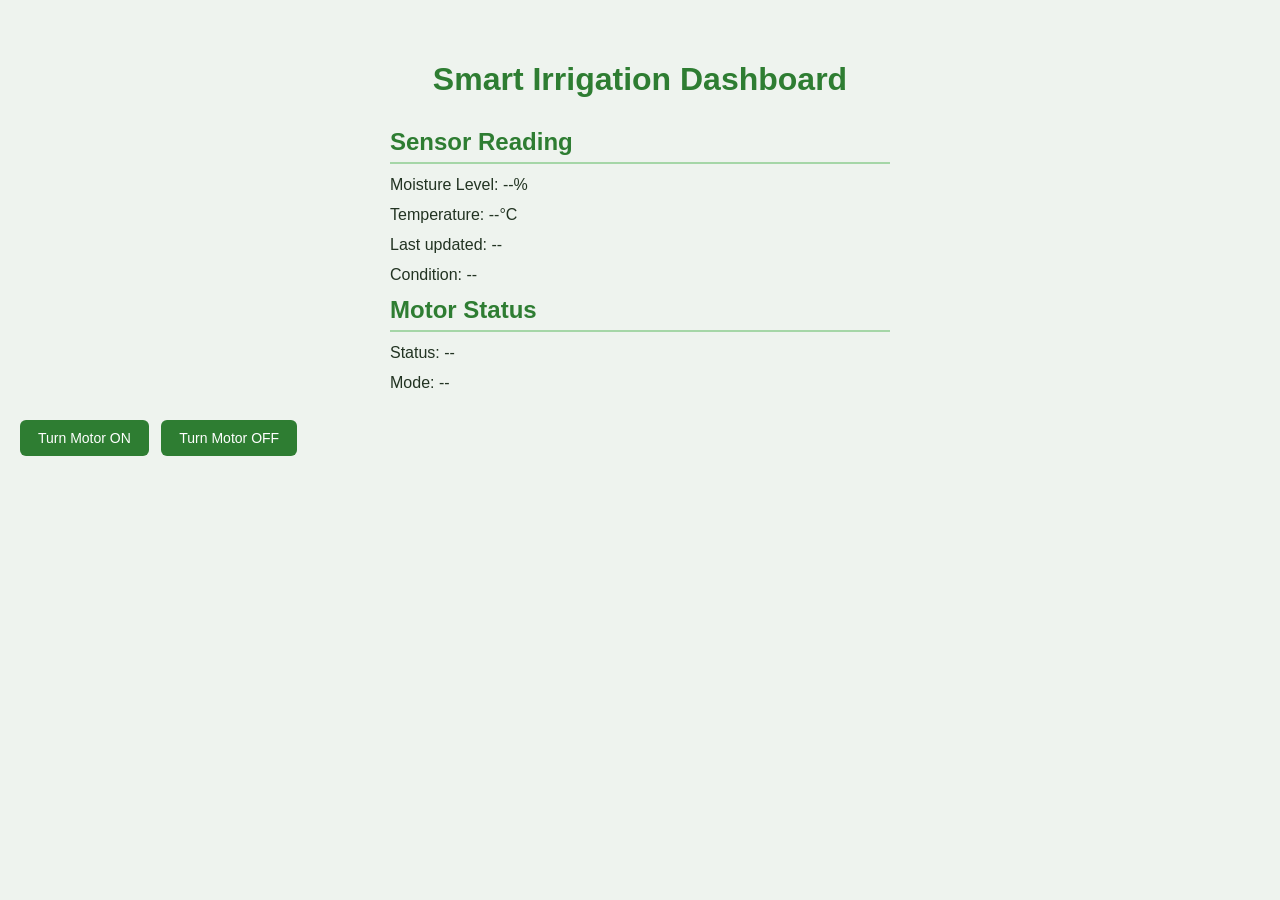
<file: index.html>
<!DOCTYPE html>
<html lang="en">
<head>
    <meta charset="UTF-8">
    <title>Dashboard - Smart Irrigation System</title>
    <link rel="stylesheet" href="css/style.css">
</head>
<body>
    <h1>Smart Irrigation Dashboard</h1>

    <h2>Sensor Reading</h2>
    <p>Moisture Level: <span id="moisture">--</span>%</p>
    <p>Temperature: <span id="temperature">--</span>°C</p>
    <p>Last updated: <span id="reading_time">--</span></p>
    <p>Condition: <span id="moisture_status">--</span></p>

    <h2>Motor Status</h2>
    <p>Status: <span id="motor_status">--</span></p>
    <p>Mode: <span id="motor_mode">--</span></p>

    <button id="motorOnBtn">Turn Motor ON</button>
    <button id="motorOffBtn">Turn Motor OFF</button>

    <script src="js/app.js"></script>
</body>
</html>
</file>
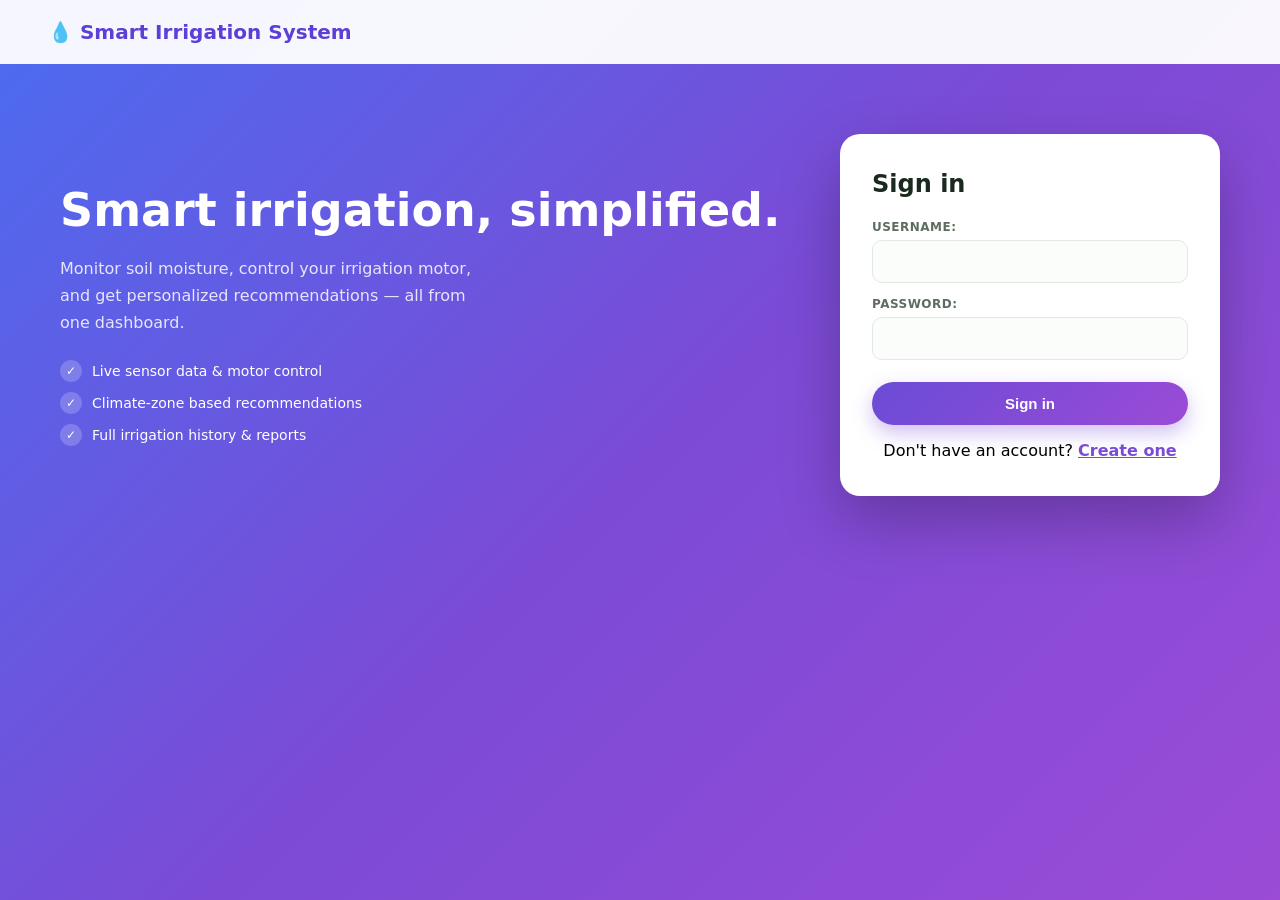
<file: auth.html>
<!DOCTYPE html>
<html lang="en">
<head>
    <meta charset="UTF-8">
    <title>Sign In / Sign Up - Smart Irrigation System</title>
    <style>
        * {
            box-sizing: border-box;
        }

        body {
            margin: 0;
            font-family: 'Segoe UI', system-ui, Arial, sans-serif;
            background: linear-gradient(135deg, #4b6cf0 0%, #7b4bd6 50%, #9b4bd6 100%);
            min-height: 100vh;
        }

        nav {
            display: flex;
            justify-content: space-between;
            align-items: center;
            padding: 20px 48px;
            background: rgba(255,255,255,0.95);
        }

        nav .logo {
            font-size: 20px;
            font-weight: 800;
            color: #5b3fd6;
            display: flex;
            align-items: center;
            gap: 8px;
        }

        .hero {
            display: flex;
            align-items: center;
            justify-content: space-between;
            flex-wrap: wrap;
            padding: 70px 60px;
            gap: 40px;
        }

        .hero-text {
            flex: 1;
            min-width: 300px;
            color: #fff;
        }

        .hero-text h1 {
            font-size: 46px;
            font-weight: 800;
            line-height: 1.15;
            margin: 0 0 18px;
        }

        .hero-text p {
            font-size: 16px;
            color: #e8e4fb;
            max-width: 420px;
            line-height: 1.7;
            margin: 0 0 10px;
        }

        .feature-list {
            margin-top: 24px;
            display: flex;
            flex-direction: column;
            gap: 10px;
        }

        .feature-list span {
            display: flex;
            align-items: center;
            gap: 10px;
            font-size: 14px;
            color: #fff;
        }

        .feature-list span::before {
            content: "✓";
            width: 22px;
            height: 22px;
            background: rgba(255,255,255,0.2);
            border-radius: 50%;
            display: flex;
            align-items: center;
            justify-content: center;
            font-size: 12px;
        }

        .auth-card {
            flex: 1;
            min-width: 320px;
            max-width: 380px;
            background: #fff;
            border-radius: 20px;
            padding: 36px 32px;
            box-shadow: 0 25px 60px rgba(0,0,0,0.25);
        }

        .auth-card h2 {
            font-size: 24px;
            font-weight: 700;
            color: #1b2a1e;
            margin: 0 0 22px;
        }

        label {
            display: block;
            margin-top: 14px;
            font-weight: 600;
            font-size: 12px;
            color: #5f6d61;
            text-transform: uppercase;
            letter-spacing: 0.04em;
        }

        input[type="text"], input[type="password"] {
            width: 100%;
            padding: 12px 14px;
            margin-top: 6px;
            border: 1.5px solid #e2e8e3;
            border-radius: 10px;
            font-size: 15px;
            background: #fbfdfb;
        }

        input:focus {
            outline: none;
            border-color: #7b4bd6;
            box-shadow: 0 0 0 3px #ece5fb;
        }

        button {
            width: 100%;
            background: linear-gradient(135deg, #6b4bd6, #9b4bd6);
            color: #fff;
            border: none;
            padding: 13px;
            border-radius: 30px;
            font-size: 15px;
            font-weight: 700;
            cursor: pointer;
            margin-top: 22px;
            box-shadow: 0 8px 20px rgba(123, 75, 214, 0.35);
        }

        button:hover { opacity: 0.92; }

        .toggle-links { text-align: center; margin-top: 16px; }
        .toggle-links a { color: #7b4bd6; cursor: pointer; font-weight: 600; text-decoration: underline; }
        .hidden { display: none; }
        .error-msg { color: #c0392b; font-size: 13px; margin-top: 6px; }
        .strength { font-size: 13px; margin-top: 4px; font-weight: bold; }

        @media (max-width: 800px) {
            .hero { padding: 40px 24px; }
            .hero-text h1 { font-size: 32px; }
        }
    </style>
</head>
<body>

    <nav>
        <div class="logo">💧 Smart Irrigation System</div>
    </nav>

    <div class="hero">
        <div class="hero-text">
            <h1>Smart irrigation, simplified.</h1>
            <p>Monitor soil moisture, control your irrigation motor, and get personalized recommendations — all from one dashboard.</p>
            <div class="feature-list">
                <span>Live sensor data & motor control</span>
                <span>Climate-zone based recommendations</span>
                <span>Full irrigation history & reports</span>
            </div>
        </div>

        <div class="auth-card">
            <form id="loginForm" action="php/login.php" method="POST">
                <h2>Sign in</h2>
                <label>Username:</label>
                <input type="text" name="username" required>

                <label>Password:</label>
                <input type="password" name="password" required>

                <button type="submit">Sign in</button>
                <div class="toggle-links">
                    Don't have an account? <a onclick="toggleForms()">Create one</a>
                </div>
            </form>

            <form id="signupForm" class="hidden" action="php/signup.php" method="POST" onsubmit="return validateSignup()">
                <h2>Create account</h2>
                <label>Username:</label>
                <input type="text" name="username" id="signupUsername" required>

                <label>Password:</label>
                <input type="password" name="password" id="signupPassword" required oninput="checkStrength()">
                <div class="strength" id="strengthLabel"></div>

                <label>Confirm password:</label>
                <input type="password" name="confirm_password" id="confirmPassword" required>
                <div class="error-msg" id="signupError"></div>

                <button type="submit">Create account</button>
                <div class="toggle-links">
                    Already have an account? <a onclick="toggleForms()">Sign in</a>
                </div>
            </form>
        </div>
    </div>

    <script>
        function toggleForms() {
            document.getElementById("loginForm").classList.toggle("hidden");
            document.getElementById("signupForm").classList.toggle("hidden");
        }

        function checkStrength() {
            const password = document.getElementById("signupPassword").value;
            const label = document.getElementById("strengthLabel");

            if (password.length === 0) {
                label.textContent = "";
            } else if (password.length < 6) {
                label.textContent = "Weak (min 6 characters)";
                label.style.color = "#c0392b";
            } else if (password.length < 10) {
                label.textContent = "Medium strength";
                label.style.color = "#f9a825";
            } else {
                label.textContent = "Strong";
                label.style.color = "#2e7d32";
            }
        }

        function validateSignup() {
            const password = document.getElementById("signupPassword").value;
            const confirm = document.getElementById("confirmPassword").value;
            const errorEl = document.getElementById("signupError");

            if (password.length < 6) {
                errorEl.textContent = "Password must be at least 6 characters.";
                return false;
            }
            if (password !== confirm) {
                errorEl.textContent = "Passwords do not match.";
                return false;
            }
            errorEl.textContent = "";
            return true;
        }
    </script>

</body>
</html>
</file>
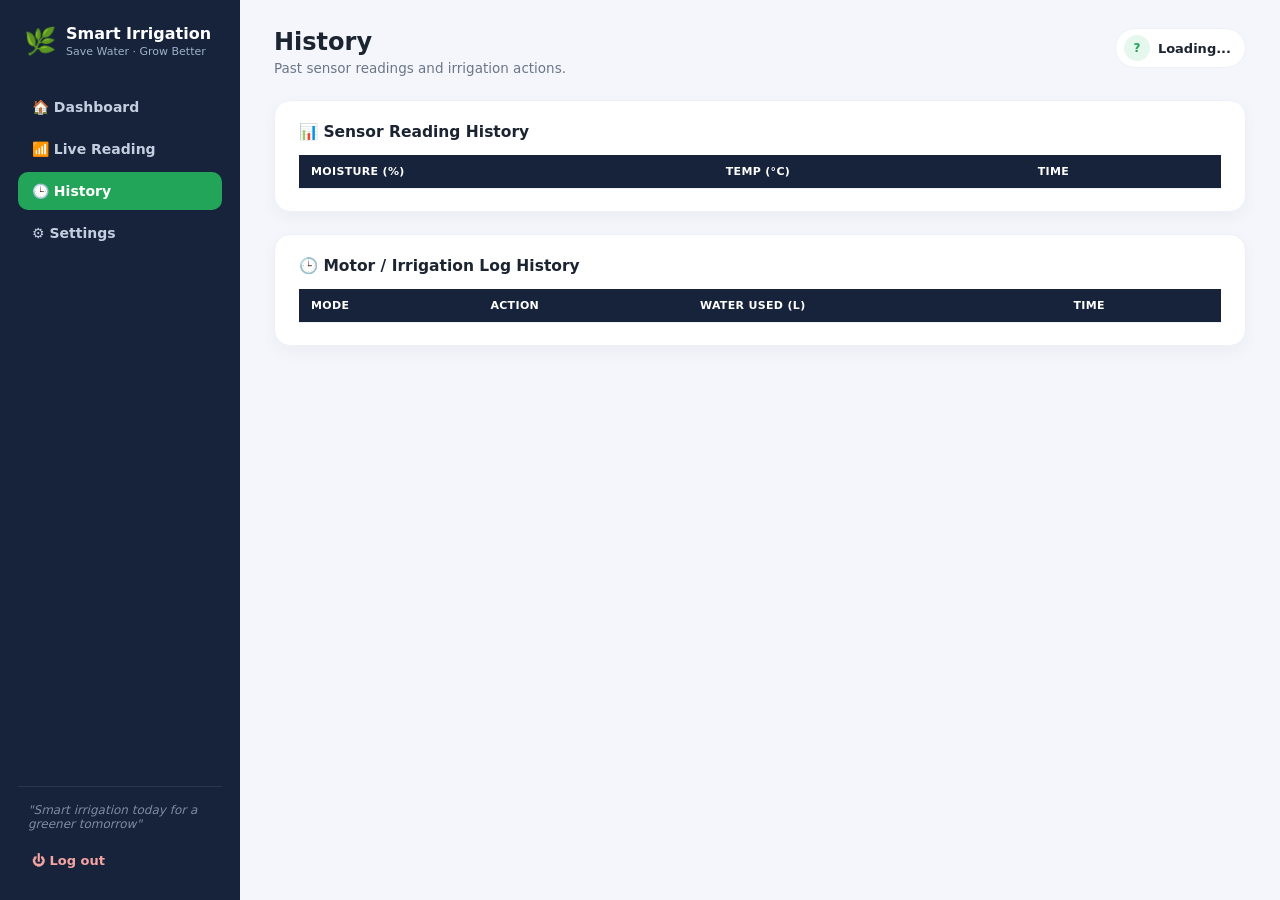
<file: history.html>
<!DOCTYPE html>
<html lang="en">
<head>
    <meta charset="UTF-8">
    <title>History - Smart Irrigation System</title>
    <link rel="stylesheet" href="css/theme.css">
</head>
<body data-page="history">

    <div class="app-layout">
        <div id="sidebarMount"></div>

        <div class="main-area">

            <div class="topbar">
                <div>
                    <h2>History</h2>
                    <p class="subtitle">Past sensor readings and irrigation actions.</p>
                </div>
                <div class="topbar-right">
                    <div class="user-chip">
                        <span class="avatar" id="avatarInitial">?</span>
                        <span id="topUserName">Loading...</span>
                    </div>
                </div>
            </div>

            <div class="panel">
                <h3>📊 Sensor Reading History</h3>
                <table>
                    <thead><tr><th>Moisture (%)</th><th>Temp (°C)</th><th>Time</th></tr></thead>
                    <tbody id="sensorTableBody"></tbody>
                </table>
            </div>

            <div class="panel">
                <h3>🕒 Motor / Irrigation Log History</h3>
                <table>
                    <thead><tr><th>Mode</th><th>Action</th><th>Water Used (L)</th><th>Time</th></tr></thead>
                    <tbody id="logTableBody"></tbody>
                </table>
            </div>

        </div>
    </div>

    <script src="js/layout.js"></script>
    <script>
        function loadHistory() {
            fetch("php/report.php")
                .then(res => res.json())
                .then(data => {
                    const sensorBody = document.getElementById("sensorTableBody");
                    sensorBody.innerHTML = "";
                    data.sensor_readings.forEach(row => {
                        const tr = document.createElement("tr");
                        tr.innerHTML = `<td>${row.moisture_level}</td><td>${row.temperature}</td><td>${row.reading_time}</td>`;
                        sensorBody.appendChild(tr);
                    });

                    const logBody = document.getElementById("logTableBody");
                    logBody.innerHTML = "";
                    data.irrigation_logs.forEach(row => {
                        const tr = document.createElement("tr");
                        tr.innerHTML = `<td>${row.mode}</td><td>${row.action}</td><td>${row.water_used_litres ?? "-"}</td><td>${row.action_time}</td>`;
                        logBody.appendChild(tr);
                    });
                })
                .catch(err => console.error("History load error:", err));
        }

        loadHistory();
    </script>

</body>
</html>
</file>
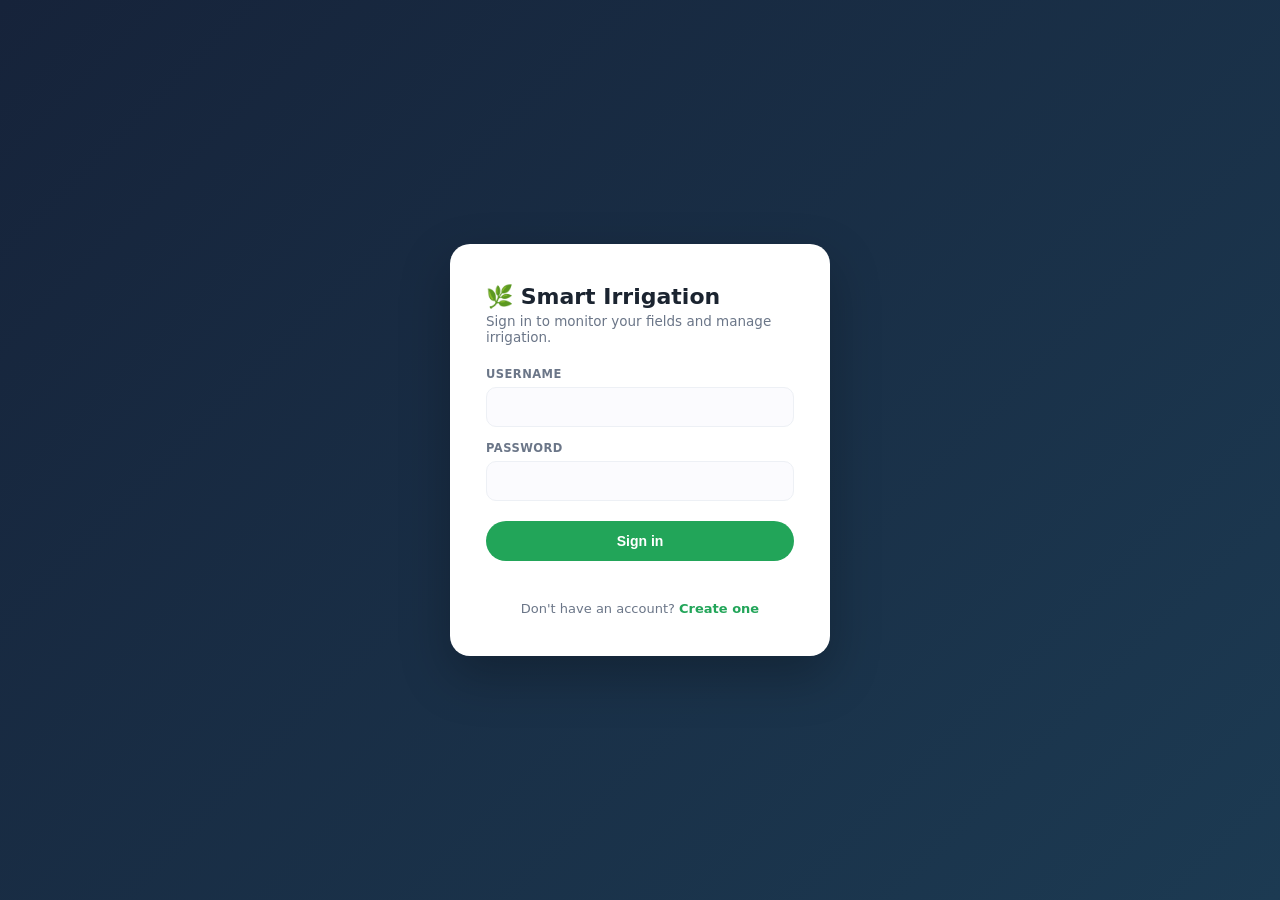
<file: home.html>
<!DOCTYPE html>
<html lang="en">
<head>
    <meta charset="UTF-8">
    <title>Sign In / Sign Up - Smart Irrigation System</title>
    <link rel="stylesheet" href="css/theme.css">
</head>
<body>

    <div class="auth-wrap">
        <div class="auth-card">

            <div id="loginForm">
                <h2>🌿 Smart Irrigation</h2>
                <p class="sub">Sign in to monitor your fields and manage irrigation.</p>

                <form id="loginFormEl" action="php/login.php" method="POST">
                    <label>Username</label>
                    <input type="text" name="username" required>

                    <label>Password</label>
                    <input type="password" name="password" required>

                    <button type="submit">Sign in</button>
                </form>
                <div class="form-msg" id="loginMsg"></div>

                <div class="auth-toggle">
                    Don't have an account? <a href="#" onclick="toggleForms(); return false;">Create one</a>
                </div>
            </div>

            <div id="signupForm" class="hidden">
                <h2>Create Account</h2>
                <p class="sub">Set up an account to start monitoring your fields.</p>

                <form id="signupFormEl" action="php/signup.php" method="POST">
                    <label>Username</label>
                    <input type="text" name="username" required>

                    <label>Password</label>
                    <input type="password" name="password" required minlength="6">

                    <label>Confirm Password</label>
                    <input type="password" name="confirm_password" required minlength="6">

                    <button type="submit">Sign up</button>
                </form>
                <div class="form-msg" id="signupMsg"></div>

                <div class="auth-toggle">
                    Already have an account? <a href="#" onclick="toggleForms(); return false;">Sign in</a>
                </div>
            </div>

        </div>
    </div>

    <script>
        function toggleForms() {
            document.getElementById("loginForm").classList.toggle("hidden");
            document.getElementById("signupForm").classList.toggle("hidden");
        }

        // Submit via fetch so we can show inline errors instead of a raw PHP echo page
        function wireAjaxForm(formId, msgId) {
            const form = document.getElementById(formId);
            form.addEventListener("submit", function (e) {
                e.preventDefault();
                const msgEl = document.getElementById(msgId);
                msgEl.textContent = "";

                fetch(form.action, { method: "POST", body: new FormData(form) })
                    .then(res => res.json())
                    .then(data => {
                        if (data.success) {
                            window.location.href = data.redirect;
                        } else {
                            msgEl.textContent = data.message;
                        }
                    })
                    .catch(() => { msgEl.textContent = "Something went wrong. Please try again."; });
            });
        }

        wireAjaxForm("loginFormEl", "loginMsg");
        wireAjaxForm("signupFormEl", "signupMsg");
    </script>

</body>
</html>
</file>
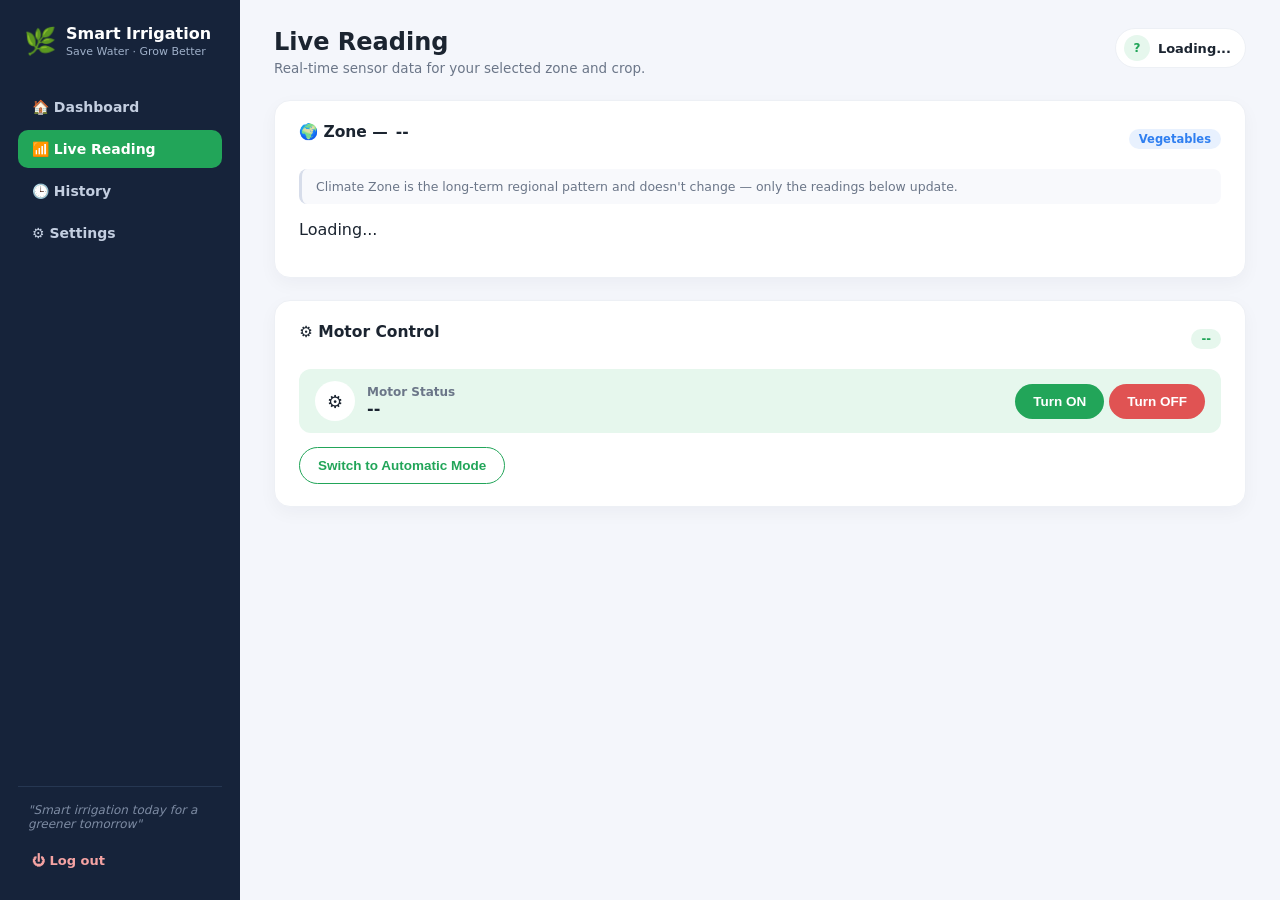
<file: live-reading.html>
<!DOCTYPE html>
<html lang="en">
<head>
    <meta charset="UTF-8">
    <title>Live Reading - Smart Irrigation System</title>
    <link rel="stylesheet" href="css/theme.css">
</head>
<body data-page="live-reading">

    <div class="app-layout">
        <div id="sidebarMount"></div>

        <div class="main-area">

            <div class="topbar">
                <div>
                    <h2>Live Reading</h2>
                    <p class="subtitle">Real-time sensor data for your selected zone and crop.</p>
                </div>
                <div class="topbar-right">
                    <div class="user-chip">
                        <span class="avatar" id="avatarInitial">?</span>
                        <span id="topUserName">Loading...</span>
                    </div>
                </div>
            </div>

            <div class="panel">
                <div class="panel-row">
                    <h3>🌍 Zone — <span id="zoneNameHeader">--</span></h3>
                    <span class="pill pill-blue" id="cropBadge">--</span>
                </div>
                <p class="disclaimer" style="margin-top:0;">
                    Climate Zone is the long-term regional pattern and doesn't change — only the readings below update.
                </p>

                <div id="sensorDetailList"><p>Loading...</p></div>
            </div>

            <div class="panel">
                <div class="panel-row">
                    <h3>⚙️ Motor Control</h3>
                    <span class="pill pill-green" id="modeBadge2">--</span>
                </div>
                <div id="decisionBannerWrap2"></div>

                <div class="motor-row" id="motorRow2">
                    <div class="motor-left">
                        <div class="motor-icon">⚙️</div>
                        <div class="motor-text">
                            <div class="title">Motor Status</div>
                            <div class="state" id="motorStateText2">--</div>
                        </div>
                    </div>
                    <div>
                        <button id="motorOnBtn2">Turn ON</button>
                        <button id="motorOffBtn2" class="btn-danger">Turn OFF</button>
                    </div>
                </div>

                <button id="modeToggleBtn2" class="btn-outline" style="margin-top:14px;">Switch to Automatic Mode</button>
            </div>

        </div>
    </div>

    <script src="js/layout.js"></script>
    <script>
        function getZoneId() { return new URLSearchParams(window.location.search).get("zone_id") || "3"; }
        function getCropId() { return new URLSearchParams(window.location.search).get("crop_id") || "1"; }
        const cropNames = { "1": "Vegetables", "2": "Wheat", "3": "Rice", "4": "Cotton", "5": "Fruit Trees" };

        let currentMotorMode = "manual";

        function updateModeUI2() {
            const onBtn = document.getElementById("motorOnBtn2");
            const offBtn = document.getElementById("motorOffBtn2");
            const toggleBtn = document.getElementById("modeToggleBtn2");

            if (currentMotorMode === "auto") {
                onBtn.style.display = "none";
                offBtn.style.display = "none";
                toggleBtn.textContent = "Switch to Manual Mode";
            } else {
                onBtn.style.display = "inline-block";
                offBtn.style.display = "inline-block";
                toggleBtn.textContent = "Switch to Automatic Mode";
            }
        }

        function loadDashboard() {
            const zoneId = getZoneId();
            const cropId = getCropId();
            document.getElementById("cropBadge").textContent = cropNames[cropId] || "No crop set";

            fetch("php/dashboard-data.php?zone_id=" + zoneId + "&crop_id=" + cropId)
                .then(res => res.json())
                .then(data => {
                    if (data.error) {
                        document.getElementById("sensorDetailList").innerHTML = '<div class="disclaimer">' + data.error + '</div>';
                        return;
                    }

                    document.getElementById("zoneNameHeader").textContent = data.zone_display_name;

                    if (data.zone_average) {
                        let html = '<div class="sensor-list-row"><span class="s-label">Zone Average Moisture</span><span class="s-value">' + data.zone_average.moisture_level + '%</span></div>';
                        html += '<div class="sensor-list-row"><span class="s-label">Zone Average Temperature</span><span class="s-value">' + data.zone_average.temperature + '°C</span></div>';
                        data.sensors.forEach(s => {
                            html += '<div class="sensor-list-row"><span class="s-label">' + s.name + '</span><span class="s-value">' +
                                (s.moisture_level !== null ? s.moisture_level + '% · ' + s.temperature + '°C · ' + s.reading_time : 'No readings yet') + '</span></div>';
                        });
                        document.getElementById("sensorDetailList").innerHTML = html;
                    } else {
                        document.getElementById("sensorDetailList").innerHTML = '<div class="disclaimer">' + (data.message || "No data yet.") + '</div>';
                    }

                    const isOn = data.motor.status === "on";
                    currentMotorMode = data.motor.mode;
                    document.getElementById("modeBadge2").textContent = currentMotorMode === "auto" ? "Automatic Mode" : "Manual Mode";
                    document.getElementById("motorStateText2").textContent = isOn ? "ON — Running" : "OFF";
                    document.getElementById("motorStateText2").className = "state " + (isOn ? "on" : "off");
                    document.getElementById("motorRow2").className = "motor-row" + (isOn ? "" : " off");
                    updateModeUI2();

                    const bannerWrap = document.getElementById("decisionBannerWrap2");
                    if (currentMotorMode === "auto" && data.decision) {
                        const needsWater = data.decision.includes("Water is required");
                        bannerWrap.innerHTML =
                            '<div class="status-banner ' + (needsWater ? "status-danger" : "status-success") + '">' +
                            '<span class="status-icon">' + (needsWater ? "⚠️" : "✅") + '</span>' +
                            '<div><strong>Automatic Decision</strong><span class="desc">' + data.decision + '</span></div></div>';
                    } else {
                        bannerWrap.innerHTML = "";
                    }
                })
                .catch(err => console.error("Dashboard load error:", err));
        }

        document.getElementById("motorOnBtn2").addEventListener("click", function () {
            fetch("php/motor.php?action=on&mode=manual").then(() => loadDashboard());
        });
        document.getElementById("motorOffBtn2").addEventListener("click", function () {
            fetch("php/motor.php?action=off&mode=manual").then(() => loadDashboard());
        });
        document.getElementById("modeToggleBtn2").addEventListener("click", function () {
            const newMode = currentMotorMode === "auto" ? "manual" : "auto";
            fetch("php/motor.php?action=" + (currentMotorMode === "auto" ? "off" : "on") + "&mode=" + newMode)
                .then(() => loadDashboard());
        });

        loadDashboard();
        setInterval(loadDashboard, 10000);
    </script>

</body>
</html>
</file>
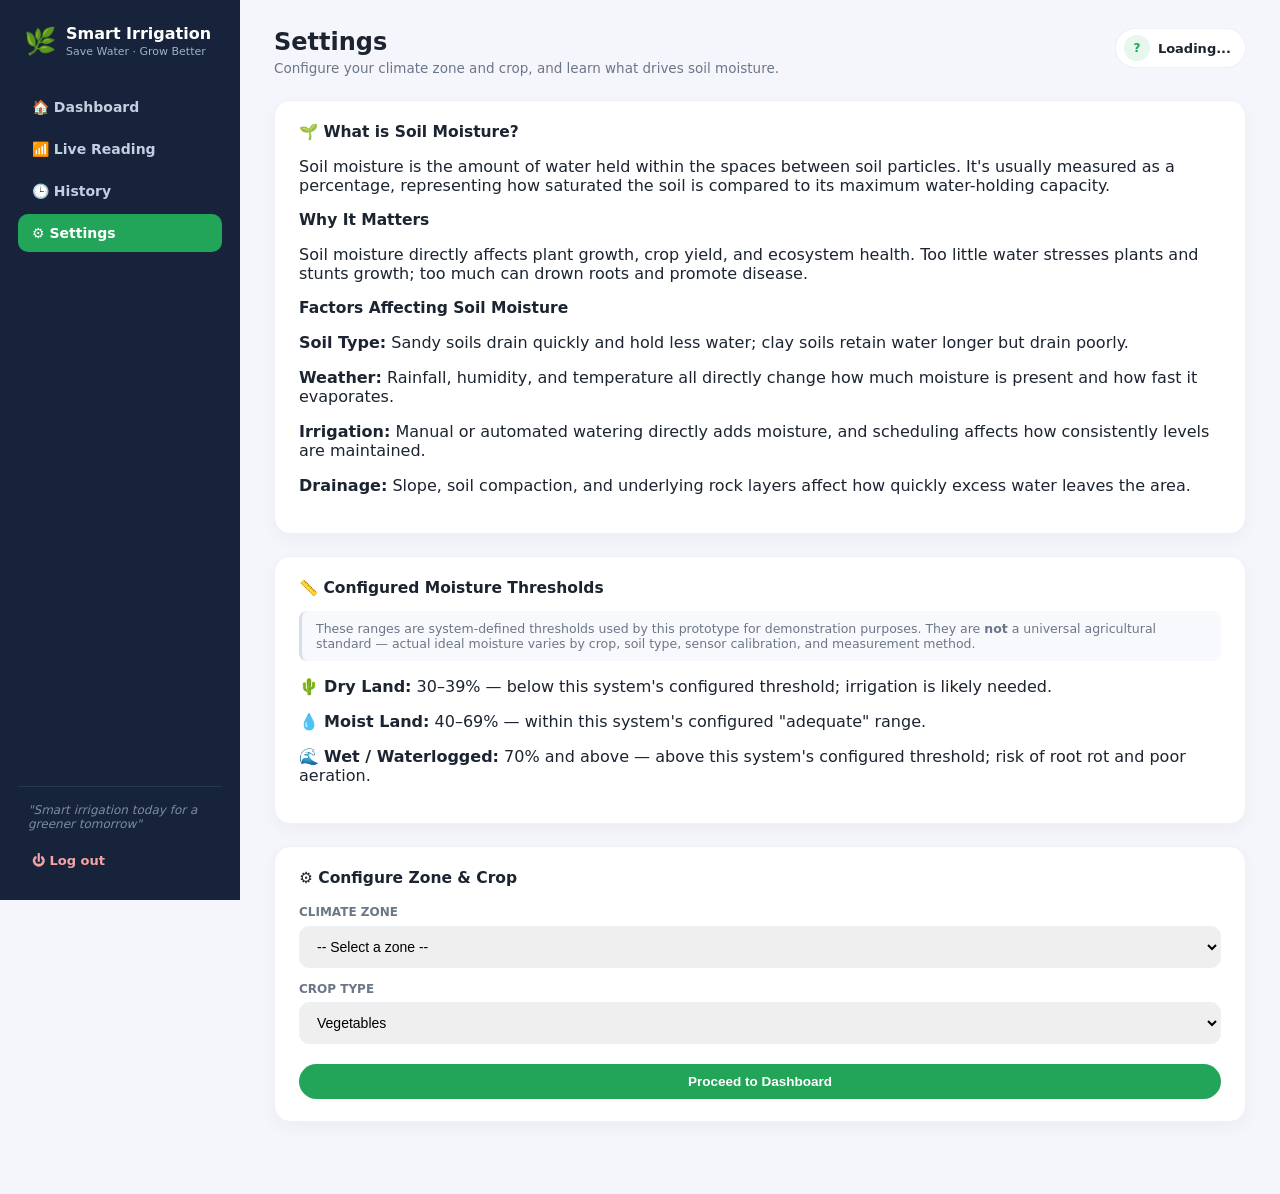
<file: moisture-info.html>
<!DOCTYPE html>
<html lang="en">
<head>
    <meta charset="UTF-8">
    <title>Settings - Smart Irrigation System</title>
    <link rel="stylesheet" href="css/theme.css">
</head>
<body data-page="settings">

    <div class="app-layout">
        <div id="sidebarMount"></div>

        <div class="main-area">

            <div class="topbar">
                <div>
                    <h2>Settings</h2>
                    <p class="subtitle">Configure your climate zone and crop, and learn what drives soil moisture.</p>
                </div>
                <div class="topbar-right">
                    <div class="user-chip">
                        <span class="avatar" id="avatarInitial">?</span>
                        <span id="topUserName">Loading...</span>
                    </div>
                </div>
            </div>

            <div class="panel">
                <h3>🌱 What is Soil Moisture?</h3>
                <p>Soil moisture is the amount of water held within the spaces between soil particles. It's usually measured as a percentage, representing how saturated the soil is compared to its maximum water-holding capacity.</p>

                <h3>Why It Matters</h3>
                <p>Soil moisture directly affects plant growth, crop yield, and ecosystem health. Too little water stresses plants and stunts growth; too much can drown roots and promote disease.</p>

                <h3>Factors Affecting Soil Moisture</h3>
                <p><strong>Soil Type:</strong> Sandy soils drain quickly and hold less water; clay soils retain water longer but drain poorly.</p>
                <p><strong>Weather:</strong> Rainfall, humidity, and temperature all directly change how much moisture is present and how fast it evaporates.</p>
                <p><strong>Irrigation:</strong> Manual or automated watering directly adds moisture, and scheduling affects how consistently levels are maintained.</p>
                <p><strong>Drainage:</strong> Slope, soil compaction, and underlying rock layers affect how quickly excess water leaves the area.</p>
            </div>

            <div class="panel">
                <h3>📏 Configured Moisture Thresholds</h3>
                <p class="disclaimer">
                    These ranges are system-defined thresholds used by this prototype for demonstration purposes.
                    They are <strong>not</strong> a universal agricultural standard — actual ideal moisture varies by
                    crop, soil type, sensor calibration, and measurement method.
                </p>
                <p>🌵 <strong>Dry Land:</strong> 30–39% — below this system's configured threshold; irrigation is likely needed.</p>
                <p>💧 <strong>Moist Land:</strong> 40–69% — within this system's configured "adequate" range.</p>
                <p>🌊 <strong>Wet / Waterlogged:</strong> 70% and above — above this system's configured threshold; risk of root rot and poor aeration.</p>
            </div>

            <div class="panel">
                <h3>⚙️ Configure Zone & Crop</h3>

                <label style="font-size:12px; font-weight:700; color:var(--text-muted); text-transform:uppercase;">Climate Zone</label>
                <select id="zoneSelect" onchange="showPreview()" style="width:100%; padding:11px 13px; margin-top:6px; border:1.5px solid var(--card-border); border-radius:10px; font-size:14px;">
                    <option value="">-- Select a zone --</option>
                    <option value="1">🌴 Tropical</option>
                    <option value="2">🏜️ Arid</option>
                    <option value="3">🍂 Temperate</option>
                    <option value="4">🌲 Continental</option>
                    <option value="5">❄️ Polar</option>
                </select>

                <label style="font-size:12px; font-weight:700; color:var(--text-muted); text-transform:uppercase; margin-top:14px; display:block;">Crop Type</label>
                <select id="cropSelect" style="width:100%; padding:11px 13px; margin-top:6px; border:1.5px solid var(--card-border); border-radius:10px; font-size:14px;">
                    <option value="1">Vegetables</option>
                    <option value="2">Wheat</option>
                    <option value="3">Rice</option>
                    <option value="4">Cotton</option>
                    <option value="5">Fruit Trees</option>
                </select>

                <div class="disclaimer" id="previewBox" style="display:none; margin-top:16px;"></div>

                <button class="full-width" id="proceedBtn" onclick="proceed()" disabled style="margin-top:20px;">Proceed to Dashboard</button>
            </div>

        </div>
    </div>

    <script src="js/layout.js"></script>
    <script>
        const zoneInfo = {
            1: "Typically high humidity and frequent rainfall. Expect moisture readings often in the Moist-to-Wet range.",
            2: "Low rainfall and high evaporation. Expect readings frequently in the Dry range.",
            3: "Moderate, seasonal rainfall. Expect a balanced mix of Dry and Moist readings depending on the season.",
            4: "Cold winters, warmer summers, variable rainfall. Expect seasonal swings between Dry and Moist.",
            5: "Very low precipitation, mostly frozen ground for much of the year. Expect mostly Dry readings."
        };

        function showPreview() {
            const zone = document.getElementById("zoneSelect").value;
            const previewBox = document.getElementById("previewBox");
            const proceedBtn = document.getElementById("proceedBtn");

            if (zone) {
                previewBox.style.display = "block";
                previewBox.innerHTML = "<strong>What you'll see on the Dashboard:</strong><br>" + zoneInfo[zone];
                proceedBtn.disabled = false;
            } else {
                previewBox.style.display = "none";
                proceedBtn.disabled = true;
            }
        }

        function proceed() {
            const zone = document.getElementById("zoneSelect").value;
            const crop = document.getElementById("cropSelect").value;
            if (zone) {
                window.location.href = "results.html?zone_id=" + zone + "&crop_id=" + crop;
            }
        }
    </script>

</body>
</html>
</file>
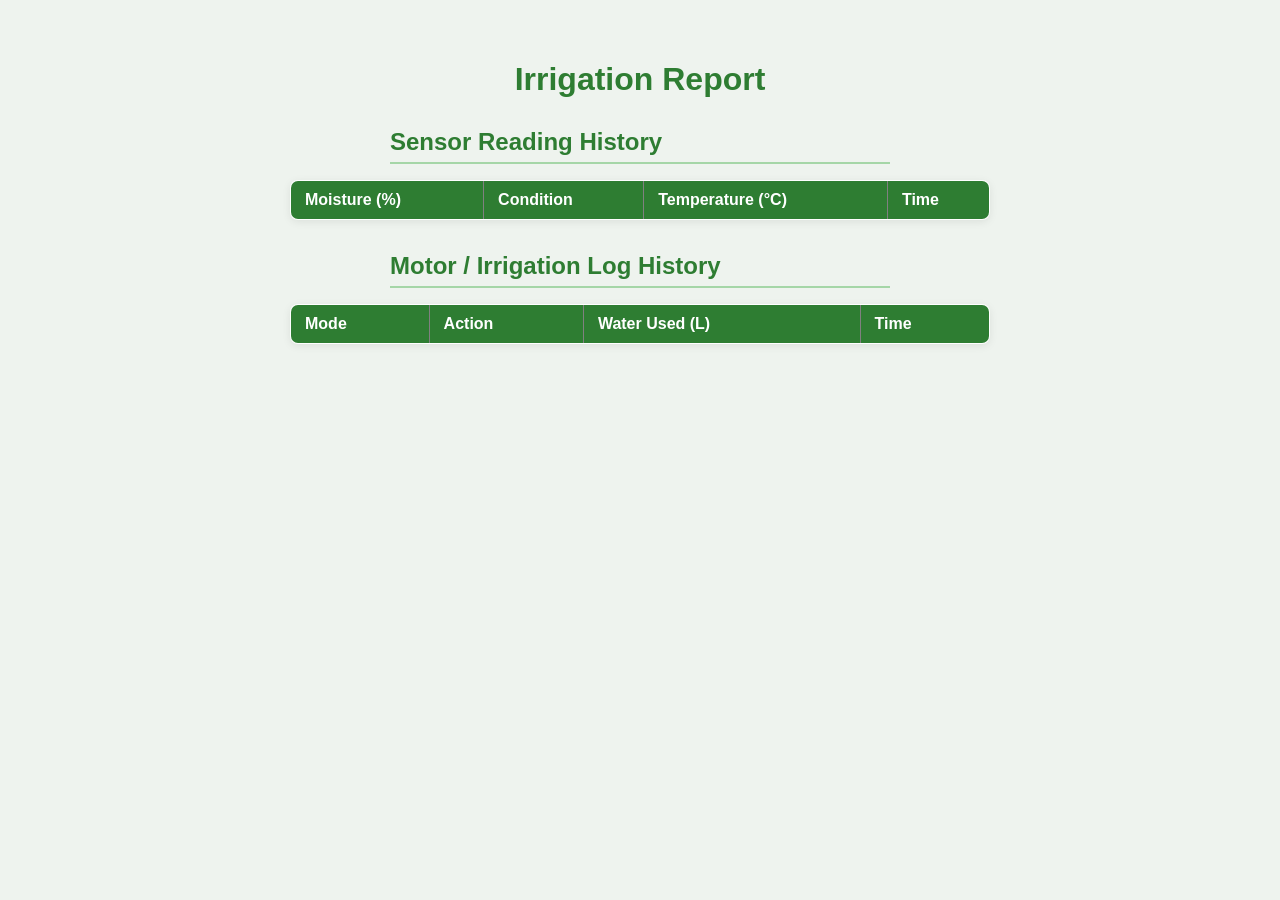
<file: report.html>
<!DOCTYPE html>
<html lang="en">
<head>
    <meta charset="UTF-8">
    <title>Report - Smart Irrigation System</title>
    <link rel="stylesheet" href="css/style.css">
</head>
<body>
    <h1>Irrigation Report</h1>

    <h2>Sensor Reading History</h2>
    <table border="1" cellpadding="6">
        <thead>
            <tr>
                <th>Moisture (%)</th>
                <th>Condition</th>
                <th>Temperature (°C)</th>
                <th>Time</th>
            </tr>
        </thead>
        <tbody id="sensorTableBody">
        </tbody>
    </table>

    <h2>Motor / Irrigation Log History</h2>
    <table border="1" cellpadding="6">
        <thead>
            <tr>
                <th>Mode</th>
                <th>Action</th>
                <th>Water Used (L)</th>
                <th>Time</th>
            </tr>
        </thead>
        <tbody id="logTableBody">
        </tbody>
    </table>

    <script src="js/report.js"></script>
</body>
</html>
</file>
<file: css/style.css>
* {
    box-sizing: border-box;
}

body {
    font-family: 'Segoe UI', Arial, sans-serif;
    background: #eef3ee;
    margin: 0;
    padding: 40px 20px;
    color: #223322;
}

h1 {
    text-align: center;
    color: #2e7d32;
    margin-bottom: 30px;
}

h2 {
    color: #2e7d32;
    border-bottom: 2px solid #a5d6a7;
    padding-bottom: 6px;
}

form {
    max-width: 320px;
    margin: 60px auto;
    background: #fff;
    padding: 30px;
    border-radius: 10px;
    box-shadow: 0 4px 12px rgba(0,0,0,0.1);
}

form h2 {
    text-align: center;
    border: none;
}

label {
    display: block;
    margin-top: 12px;
    font-weight: bold;
    font-size: 14px;
}

input[type="text"],
input[type="password"] {
    width: 100%;
    padding: 10px;
    margin-top: 4px;
    border: 1px solid #ccc;
    border-radius: 6px;
    font-size: 14px;
}

button {
    background: #2e7d32;
    color: white;
    border: none;
    padding: 10px 18px;
    border-radius: 6px;
    font-size: 14px;
    cursor: pointer;
    margin-top: 16px;
    margin-right: 8px;
    transition: background 0.2s;
}

button:hover {
    background: #256428;
}

body > h2, body > p {
    max-width: 500px;
    margin: 12px auto;
}

table {
    width: 100%;
    max-width: 700px;
    margin: 16px auto 32px auto;
    border-collapse: collapse;
    background: #fff;
    box-shadow: 0 2px 8px rgba(0,0,0,0.08);
    border-radius: 8px;
    overflow: hidden;
}

th, td {
    padding: 10px 14px;
    text-align: left;
    border-bottom: 1px solid #eee;
}

th {
    background: #2e7d32;
    color: white;
}

tr:nth-child(even) {
    background: #f6f9f6;
}

tr:hover {
    background: #e8f5e9;
}
</file>
<file: css/theme.css>
/* ===== Smart Irrigation — Shared Theme ===== */
* { box-sizing: border-box; }

:root {
    --navy: #16233a;
    --navy-light: #1e2f4d;
    --green: #22a559;
    --green-light: #e6f7ed;
    --blue: #2f7ff0;
    --blue-light: #e8f1fe;
    --orange: #e67e22;
    --orange-light: #fdf1e4;
    --purple: #8b5cf6;
    --purple-light: #f1ecfe;
    --red: #e05353;
    --red-light: #fdeaea;
    --text-dark: #1b2430;
    --text-muted: #6b7688;
    --bg: #f4f6fb;
    --card-border: #edf0f5;
}

body {
    margin: 0;
    font-family: 'Segoe UI', system-ui, Arial, sans-serif;
    background: var(--bg);
    color: var(--text-dark);
}

a { text-decoration: none; color: inherit; }

/* ---------- Layout ---------- */
.app-layout {
    display: flex;
    min-height: 100vh;
}

/* ---------- Sidebar ---------- */
.sidebar {
    width: 240px;
    flex-shrink: 0;
    background: var(--navy);
    color: #fff;
    display: flex;
    flex-direction: column;
    padding: 24px 18px;
    position: sticky;
    top: 0;
    height: 100vh;
}

.sidebar-brand {
    display: flex;
    align-items: center;
    gap: 10px;
    padding: 0 6px 22px;
}

.sidebar-brand .leaf { font-size: 26px; }
.sidebar-brand h1 { font-size: 16px; margin: 0; font-weight: 800; }
.sidebar-brand p { font-size: 11px; margin: 2px 0 0; color: #9fb0c9; }

.sidebar nav { display: flex; flex-direction: column; gap: 4px; margin-top: 8px; }

.sidebar nav a {
    display: flex;
    align-items: center;
    gap: 10px;
    padding: 11px 14px;
    border-radius: 10px;
    font-size: 14px;
    color: #c3cee0;
    font-weight: 600;
}

.sidebar nav a:hover { background: var(--navy-light); color: #fff; }
.sidebar nav a.active { background: var(--green); color: #fff; }

.sidebar-footer {
    margin-top: auto;
    padding: 16px 10px 4px;
    font-size: 12px;
    color: #7d8ba3;
    font-style: italic;
    border-top: 1px solid #263752;
    padding-top: 16px;
}

.sidebar-logout {
    margin-top: 10px;
    font-size: 13px;
    color: #f5a3a3;
    font-weight: 600;
    padding: 8px 14px;
}
.sidebar-logout:hover { color: #fff; }

/* ---------- Main area ---------- */
.main-area { flex: 1; padding: 28px 34px 50px; min-width: 0; }

.topbar {
    display: flex;
    justify-content: space-between;
    align-items: flex-start;
    margin-bottom: 24px;
    flex-wrap: wrap;
    gap: 10px;
}

.topbar h2 { margin: 0 0 4px; font-size: 24px; font-weight: 800; }
.topbar p.subtitle { margin: 0; color: var(--text-muted); font-size: 13.5px; }

.topbar-right {
    display: flex;
    align-items: center;
    gap: 14px;
    font-size: 13px;
    color: var(--text-muted);
}

.user-chip {
    display: flex;
    align-items: center;
    gap: 8px;
    background: #fff;
    padding: 6px 14px 6px 8px;
    border-radius: 30px;
    border: 1px solid var(--card-border);
    font-weight: 700;
    color: var(--text-dark);
}
.user-chip .avatar {
    width: 26px; height: 26px; border-radius: 50%;
    background: var(--green-light); color: var(--green);
    display: flex; align-items: center; justify-content: center;
    font-weight: 800; font-size: 12px;
}

/* ---------- Cards / panels ---------- */
.panel {
    background: #fff;
    border-radius: 16px;
    border: 1px solid var(--card-border);
    padding: 22px 24px;
    margin-bottom: 22px;
    box-shadow: 0 6px 18px rgba(20, 30, 60, 0.04);
}

.panel h3 {
    margin: 0 0 14px;
    font-size: 15.5px;
    font-weight: 800;
    display: flex;
    align-items: center;
    gap: 8px;
}

.panel-row { display: flex; justify-content: space-between; align-items: center; margin-bottom: 14px; }

/* ---------- Stat grid (top 4 cards) ---------- */
.stat-grid {
    display: grid;
    grid-template-columns: repeat(4, 1fr);
    gap: 16px;
    margin-bottom: 22px;
}

.stat-card {
    background: #fff;
    border-radius: 16px;
    border: 1px solid var(--card-border);
    padding: 18px 18px 16px;
    box-shadow: 0 6px 18px rgba(20, 30, 60, 0.04);
}

.stat-card .icon-badge {
    width: 40px; height: 40px; border-radius: 12px;
    display: flex; align-items: center; justify-content: center;
    font-size: 19px; margin-bottom: 10px;
}
.icon-blue { background: var(--blue-light); }
.icon-orange { background: var(--orange-light); }
.icon-green { background: var(--green-light); }
.icon-purple { background: var(--purple-light); }

.stat-card .label { font-size: 12.5px; color: var(--text-muted); font-weight: 600; }
.stat-card .value { font-size: 24px; font-weight: 800; margin: 4px 0 8px; }

.pill {
    display: inline-block;
    padding: 3px 10px;
    border-radius: 20px;
    font-size: 11.5px;
    font-weight: 700;
}
.pill-red { background: var(--red-light); color: var(--red); }
.pill-orange { background: var(--orange-light); color: var(--orange); }
.pill-green { background: var(--green-light); color: var(--green); }
.pill-blue { background: var(--blue-light); color: var(--blue); }

.stat-card .note { font-size: 11.5px; color: var(--text-muted); margin-top: 6px; }

/* ---------- Status banners ---------- */
.status-banner {
    display: flex;
    align-items: flex-start;
    gap: 12px;
    padding: 14px 16px;
    border-radius: 12px;
    margin-bottom: 14px;
}
.status-danger { background: var(--red-light); }
.status-success { background: var(--green-light); }
.status-banner .status-icon { font-size: 18px; }
.status-banner strong { display: block; font-size: 14px; margin-bottom: 3px; }
.status-banner.status-danger strong { color: var(--red); }
.status-banner.status-success strong { color: var(--green); }
.status-banner span.desc { font-size: 13px; color: var(--text-dark); }

/* ---------- Motor status row ---------- */
.motor-row {
    display: flex;
    align-items: center;
    justify-content: space-between;
    background: var(--green-light);
    border-radius: 12px;
    padding: 12px 16px;
}
.motor-row.off { background: #f2f3f6; }
.motor-row .motor-left { display: flex; align-items: center; gap: 12px; }
.motor-row .motor-icon {
    width: 40px; height: 40px; border-radius: 50%;
    background: #fff; display: flex; align-items: center; justify-content: center; font-size: 18px;
}
.motor-row .motor-text .title { font-size: 12px; color: var(--text-muted); font-weight: 700; }
.motor-row .motor-text .state { font-size: 16px; font-weight: 800; }
.motor-row .motor-text .state.on { color: var(--green); }
.motor-row .motor-text .state.off { color: var(--text-muted); }

button, .btn {
    background: var(--green);
    color: #fff;
    border: none;
    padding: 10px 18px;
    border-radius: 24px;
    font-size: 13.5px;
    font-weight: 700;
    cursor: pointer;
}
.btn-danger { background: var(--red); }
.btn-outline {
    background: #fff;
    color: var(--green);
    border: 1.5px solid var(--green);
}
button.full-width { width: 100%; }

/* ---------- Sensor list ---------- */
.sensor-list-row {
    display: flex;
    justify-content: space-between;
    align-items: center;
    padding: 11px 4px;
    border-bottom: 1px solid var(--card-border);
    font-size: 13.5px;
}
.sensor-list-row:last-child { border-bottom: none; }
.sensor-list-row .s-label { display: flex; align-items: center; gap: 8px; color: var(--text-muted); font-weight: 600; }
.sensor-list-row .s-value { font-weight: 800; }

/* ---------- Two-col layout ---------- */
.two-col { display: grid; grid-template-columns: 1.4fr 1fr; gap: 20px; }

/* ---------- Config grid ---------- */
.config-grid { display: grid; grid-template-columns: 1fr 1fr; gap: 12px; }
.config-item { display: flex; align-items: center; gap: 10px; }
.config-item .cfg-icon {
    width: 32px; height: 32px; border-radius: 9px;
    display: flex; align-items: center; justify-content: center; font-size: 15px;
}
.config-item .cfg-label { font-size: 11.5px; color: var(--text-muted); font-weight: 700; }
.config-item .cfg-value { font-size: 13.5px; font-weight: 800; }

/* ---------- Recommendation strip ---------- */
.recommend-strip {
    display: flex;
    align-items: center;
    justify-content: space-between;
    background: var(--green-light);
    border-radius: 14px;
    padding: 16px 20px;
}
.recommend-strip .rec-left { display: flex; align-items: center; gap: 12px; }
.recommend-strip .rec-icon { font-size: 20px; }
.recommend-strip strong { display: block; font-size: 14px; }
.recommend-strip span.desc { font-size: 13px; color: var(--text-dark); }

/* ---------- Tables ---------- */
table { width: 100%; border-collapse: collapse; }
th, td { padding: 10px 12px; text-align: left; font-size: 13px; border-bottom: 1px solid var(--card-border); }
th { background: var(--navy); color: #fff; font-size: 11px; text-transform: uppercase; letter-spacing: 0.03em; }
tr:nth-child(even) td { background: #fafbfe; }

/* ---------- Disclaimer note ---------- */
.disclaimer {
    font-size: 12.5px;
    color: var(--text-muted);
    background: #f8f9fc;
    border-left: 3px solid #d7ddea;
    padding: 10px 14px;
    border-radius: 8px;
    margin: 8px 0 14px;
}

/* ---------- Auth (login/signup) page ---------- */
.auth-wrap {
    min-height: 100vh;
    display: flex;
    align-items: center;
    justify-content: center;
    background: linear-gradient(135deg, var(--navy) 0%, #1c3a52 100%);
    padding: 24px;
}
.auth-card {
    background: #fff;
    border-radius: 20px;
    padding: 40px 36px;
    width: 100%;
    max-width: 380px;
    box-shadow: 0 20px 50px rgba(0,0,0,0.25);
}
.auth-card h2 { margin: 0 0 4px; font-size: 22px; font-weight: 800; }
.auth-card p.sub { margin: 0 0 22px; color: var(--text-muted); font-size: 13.5px; }
.auth-card label {
    display: block; margin-top: 14px; font-weight: 700; font-size: 11.5px;
    color: var(--text-muted); text-transform: uppercase; letter-spacing: 0.04em;
}
.auth-card input {
    width: 100%; padding: 11px 13px; margin-top: 6px;
    border: 1.5px solid var(--card-border); border-radius: 10px; font-size: 14px;
    background: #fbfbfe;
}
.auth-card input:focus { outline: none; border-color: var(--green); }
.auth-card button { width: 100%; margin-top: 20px; padding: 12px; font-size: 14px; }
.auth-toggle { text-align: center; margin-top: 16px; font-size: 13px; color: var(--text-muted); }
.auth-toggle a { color: var(--green); font-weight: 700; }
.hidden { display: none; }
.form-msg { font-size: 12.5px; color: var(--red); margin-top: 10px; min-height: 14px; }

@media (max-width: 900px) {
    .stat-grid { grid-template-columns: 1fr 1fr; }
    .two-col { grid-template-columns: 1fr; }
    .config-grid { grid-template-columns: 1fr; }
    .sidebar { position: relative; height: auto; }
    .app-layout { flex-direction: column; }
}
</file>
